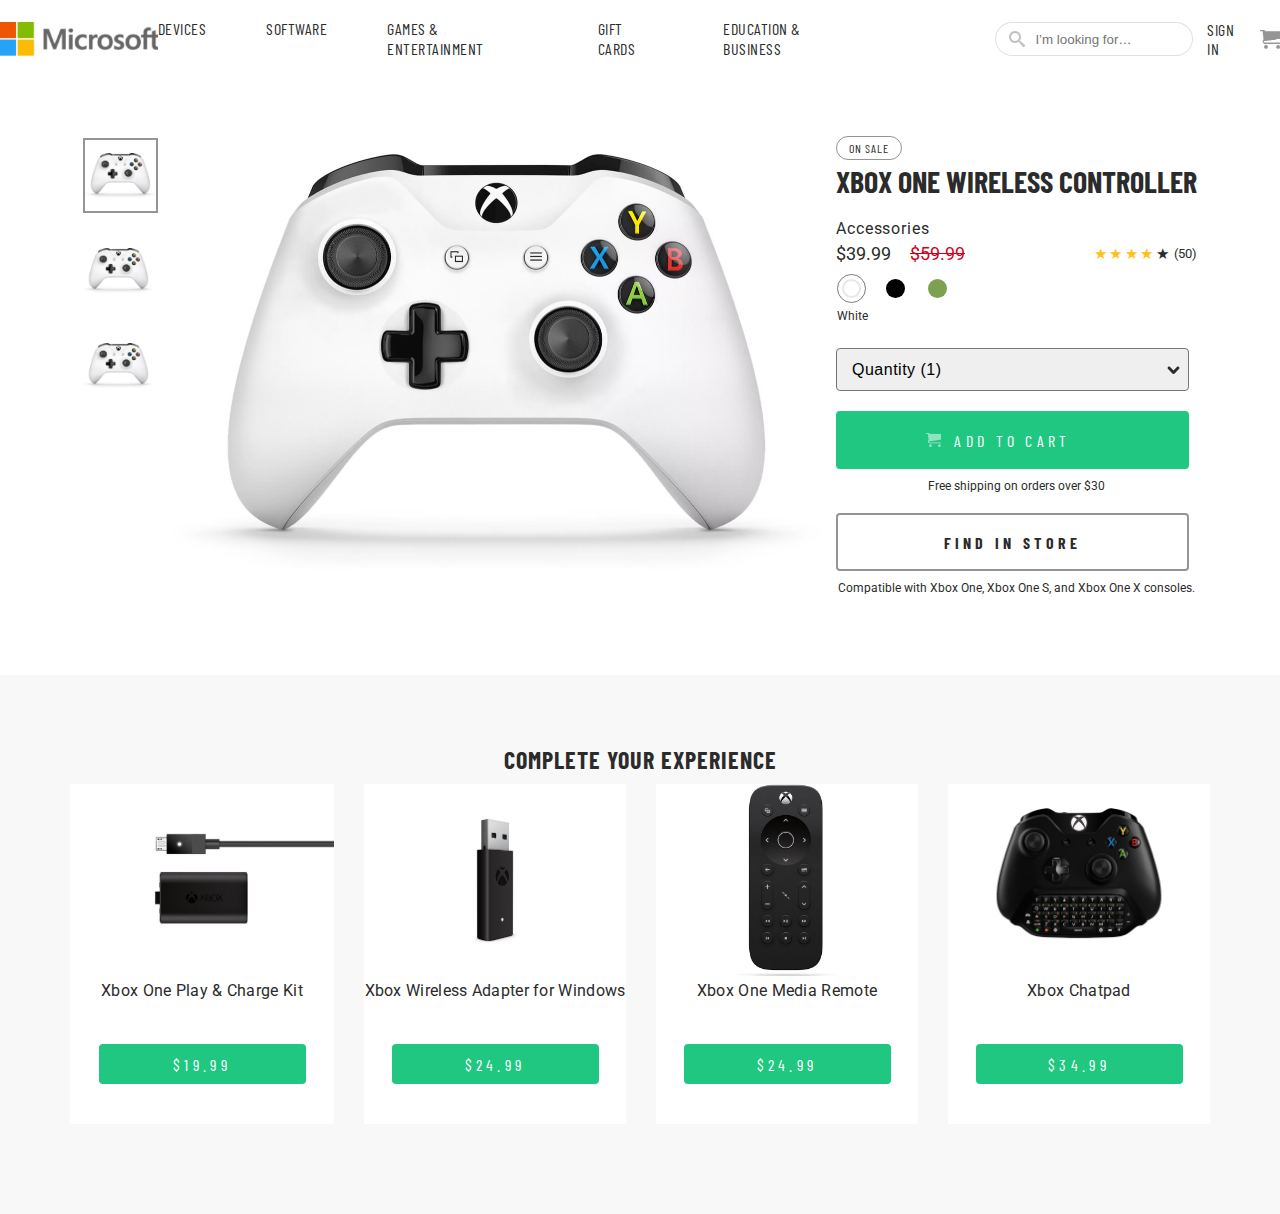
<file: index.html>
<!DOCTYPE html>
<html lang="en">

<head>
  <meta charset="UTF-8">
  <meta name="viewport" content="width=device-width, initial-scale=1.0">
  <meta http-equiv="X-UA-Compatible" content="ie=edge">
  <title>Document</title>
  <link href="https://fonts.googleapis.com/css?family=Barlow+Condensed|Roboto" rel="stylesheet">
  <link rel="stylesheet" href="styles.css">
  <link rel="stylesheet" href="mobile.css">
  <link rel="stylesheet" href="fontello-36a1c459/css/fontello.css">
  <link rel="shortcut icon" type="image/png" href="fav-xbox.png" />
</head>

<body>
  <header class="header">
    <div class="wrapper">
      <input type="checkbox" id="shopCheckbox" class="mobile-input-checkbox">
      <label for="shopCheckbox" class="mobile-button-shop">shop</label>
      <ul class="nav-list mobile-nav-list">
        <li class="nav-list__item">
          <a class="nav-list__link link" href="#">devices</a>
        </li>
        <li class="nav-list__item">
          <a class="nav-list__link link" href="#">software</a>
        </li>
        <li class="nav-list__item">
          <a class="nav-list__link link" href="#">Games & Entertainment</a>
        </li>
        <li class="nav-list__item">
          <a class="nav-list__link link" href="#">gift cards</a>
        </li>
        <li class="nav-list__item">
          <a class="nav-list__link link" href="#">Education & Business</a>
        </li>
      </ul>
      <a class="logo" href="#home">microsoft</a>
      <nav class="nav header__nav">
        <ul class="nav-list">
          <li class="nav-list__item">
            <a class="nav-list__link link" href="#">devices</a>
          </li>
          <li class="nav-list__item">
            <a class="nav-list__link link" href="#">software</a>
          </li>
          <li class="nav-list__item">
            <a class="nav-list__link link" href="#">Games & Entertainment</a>
          </li>
          <li class="nav-list__item">
            <a class="nav-list__link link" href="#">gift cards</a>
          </li>
          <li class="nav-list__item">
            <a class="nav-list__link link" href="#">Education & Business</a>
          </li>
        </ul>
      </nav>
      <div class="header__aside">
        <div class="header__search search">
          <label for="search" class="search__icon"></label>
          <input id="search" class="search__input" placeholder="I’m looking for…" type="text" />
        </div>
        <form action="" class="mobile-search">
          <input type="search" class="mobile-search__input">
          <i class="mobile-search__icon icon-search"></i>
        </form>
        <input type="search" id="searchMobile" class="mobile-input-search">
        <a href="#login" class="link header__aside-link">Sign in</a>
        <a href="#basket" class="basket-button">go to basket</a>
      </div>
    </div>
  </header>
  <main class="content">
    <div class="content-wrapper">
      <section class="product">
        <div class="preview">
          <ul class="preview__list">
            <li class="preview__item preview__item_active">
              <a class="preview__item-link">
                <img class="preview__item-image" src="xbox-one.jpg" alt="small preview xbox one">
              </a>
            </li>
            <li class="preview__item">
              <a class="preview__item-link">
                <img class="preview__item-image" src="xbox-one.jpg" alt="small preview xbox one">
              </a>
            </li>
            <li class="preview__item">
              <a class="preview__item-link">
                <img class="preview__item-image" src="xbox-one.jpg" alt="small preview xbox one">
              </a>
            </li>
          </ul>
          <div class="preview__product-wrapper">
            <img class="preview__product" src="xbox-one.jpg" alt="photo xbox one">
          </div>
        </div>
        <div class="product__info">
          <header class="product__info-header">
            <span class="label">on sale</span>
            <h1 class="title product__title">Xbox One Wireless Controller</h1>
            <p class="product__subheading">Accessories</p>
            <div class="product__metadata">
              <div class="price">
                <span class="price__value">$39.99</span>
                <s class="price__value price__value_previous">$59.99</s>
              </div>
              <div class="rating">
                <ul class="rating__list">
                  <li class="rating__item rating__item_selected">★</li>
                  <li class="rating__item rating__item_selected">★</li>
                  <li class="rating__item rating__item_selected">★</li>
                  <li class="rating__item rating__item_selected">★</li>
                  <li class="rating__item">★</li>
                </ul>
                <span class="rating__amount">(50)</span>
              </div>
            </div>
            <form class="product__form" id="form">
              <div class="radio-button-container">
                <input class="radio radio-button_color_white" id="radioColorWhite" type="radio" name="color"
                  value="white" checked>
                <label class="radio-label radio-label_color_white" for="radioColorWhite"><span
                    class="color-desc">White</span></label>
                <input class="radio radio-button_color_black" id="radioColorBlack" type="radio" name="color"
                  value="black">
                <label class="radio-label radio-label_color_black" for="radioColorBlack"><span
                    class="color-desc">Black</span></label>
                <input class="radio radio-button_color_green" id="radioColorGreen" type="radio" name="color"
                  value="green">
                <label class="radio-label radio-label_color_green" for="radioColorGreen"><span
                    class="color-desc">Green</span></label>
              </div>
              <div class="select-container">
                <select class="quantity-select" name="quantity" id="quantity" form="form">
                  <option value="1">Quantity (1)</option>
                  <option value="2">Quantity (2)</option>
                  <option value="3">Quantity (3)</option>
                  <option value="4">Quantity (4)</option>
                  <option value="5">Quantity (5)</option>
                </select>
              </div>
              <button class="button button_primary button_big product__form-button">
                <span class="product__form-button-text">add to cart</span>
              </button>
              <p class="button-desc desc">Free shipping on orders over $30</p>
              <button class="button button_secondary button_big product__form-button">
                Find In Store
              </button>
              <p class="button-desc desc">Compatible with Xbox One, Xbox One S, and Xbox One X consoles.</p>
            </form>
          </header>
        </div>
      </section>
    </div>
    <div class="bg-wrapper">
      <section class="other-products">
        <h3 class="other-products-tilte">Complete Your Experience</h3>
        <div class="products">
          <ul class="products-list">
            <li class="products-list__item">
              <div class="accessories-xbox">
                <figure class="accessories-xbox__image">
                  <img class="image" src="xbox-one-x-accessories-charge-kit.jpg" alt="charge kit">
                  <figcaption class="image-caption">Xbox One Play & Charge Kit</figcaption>
                </figure>
                <button class="accessories-xbox__button button-small">
                  $19.99
                </button>
              </div>
            </li>
            <li class="products-list__item">
              <div class="accessories-xbox">
                <figure class="accessories-xbox__image">
                  <img class="image" src="xbox-usb.jpg" alt="charge kit">
                  <figcaption class="image-caption">Xbox Wireless Adapter for Windows</figcaption>
                </figure>
                <button class="accessories-xbox__button button-small">
                  $24.99
                </button>
              </div>
            </li>
            <li class="products-list__item">
              <div class="accessories-xbox">
                <figure class="accessories-xbox__image">
                  <img class="image" src="xbox-one-remote.jpg" alt="charge kit">
                  <figcaption class="image-caption">Xbox One Media Remote</figcaption>
                </figure>
                <button class="accessories-xbox__button button-small">
                  $24.99
                </button>
              </div>
            </li>
            <li class="products-list__item">
              <div class="accessories-xbox">
                <figure class="accessories-xbox__image">
                  <img class="image" src="xbox-keyboard.jpg" alt="charge kit">
                  <figcaption class="image-caption">Xbox Chatpad</figcaption>
                </figure>
                <button class="accessories-xbox__button button-small">
                  $34.99
                </button>
              </div>
            </li>
          </ul>
        </div>
      </section>
    </div>
  </main>
</body>

</html>
</file>
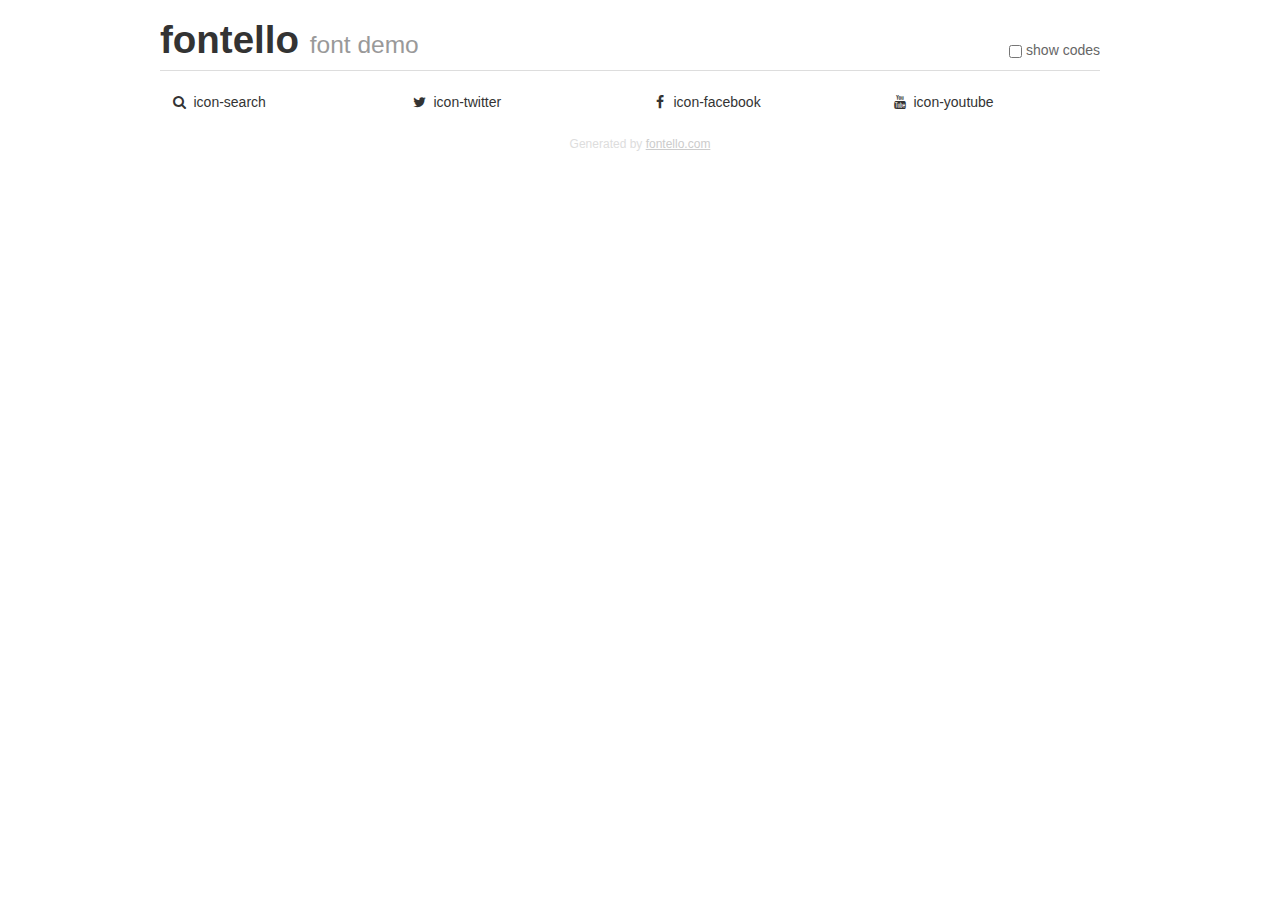
<file: fontello-36a1c459/demo.html>
<!DOCTYPE html>
<html>
  <head><!--[if lt IE 9]><script language="javascript" type="text/javascript" src="//html5shim.googlecode.com/svn/trunk/html5.js"></script><![endif]-->
    <meta charset="UTF-8"><style>/*
 * Bootstrap v2.2.1
 *
 * Copyright 2012 Twitter, Inc
 * Licensed under the Apache License v2.0
 * http://www.apache.org/licenses/LICENSE-2.0
 *
 * Designed and built with all the love in the world @twitter by @mdo and @fat.
 */
.clearfix {
  *zoom: 1;
}
.clearfix:before,
.clearfix:after {
  display: table;
  content: "";
  line-height: 0;
}
.clearfix:after {
  clear: both;
}
html {
  font-size: 100%;
  -webkit-text-size-adjust: 100%;
  -ms-text-size-adjust: 100%;
}
a:focus {
  outline: thin dotted #333;
  outline: 5px auto -webkit-focus-ring-color;
  outline-offset: -2px;
}
a:hover,
a:active {
  outline: 0;
}
button,
input,
select,
textarea {
  margin: 0;
  font-size: 100%;
  vertical-align: middle;
}
button,
input {
  *overflow: visible;
  line-height: normal;
}
button::-moz-focus-inner,
input::-moz-focus-inner {
  padding: 0;
  border: 0;
}
body {
  margin: 0;
  font-family: "Helvetica Neue", Helvetica, Arial, sans-serif;
  font-size: 14px;
  line-height: 20px;
  color: #333;
  background-color: #fff;
}
a {
  color: #08c;
  text-decoration: none;
}
a:hover {
  color: #005580;
  text-decoration: underline;
}
.row {
  margin-left: -20px;
  *zoom: 1;
}
.row:before,
.row:after {
  display: table;
  content: "";
  line-height: 0;
}
.row:after {
  clear: both;
}
[class*="span"] {
  float: left;
  min-height: 1px;
  margin-left: 20px;
}
.container,
.navbar-static-top .container,
.navbar-fixed-top .container,
.navbar-fixed-bottom .container {
  width: 940px;
}
.span12 {
  width: 940px;
}
.span11 {
  width: 860px;
}
.span10 {
  width: 780px;
}
.span9 {
  width: 700px;
}
.span8 {
  width: 620px;
}
.span7 {
  width: 540px;
}
.span6 {
  width: 460px;
}
.span5 {
  width: 380px;
}
.span4 {
  width: 300px;
}
.span3 {
  width: 220px;
}
.span2 {
  width: 140px;
}
.span1 {
  width: 60px;
}
[class*="span"].pull-right,
.row-fluid [class*="span"].pull-right {
  float: right;
}
.container {
  margin-right: auto;
  margin-left: auto;
  *zoom: 1;
}
.container:before,
.container:after {
  display: table;
  content: "";
  line-height: 0;
}
.container:after {
  clear: both;
}
p {
  margin: 0 0 10px;
}
.lead {
  margin-bottom: 20px;
  font-size: 21px;
  font-weight: 200;
  line-height: 30px;
}
small {
  font-size: 85%;
}
h1 {
  margin: 10px 0;
  font-family: inherit;
  font-weight: bold;
  line-height: 20px;
  color: inherit;
  text-rendering: optimizelegibility;
}
h1 small {
  font-weight: normal;
  line-height: 1;
  color: #999;
}
h1 {
  line-height: 40px;
}
h1 {
  font-size: 38.5px;
}
h1 small {
  font-size: 24.5px;
}
body {
  margin-top: 90px;
}
.header {
  position: fixed;
  top: 0;
  left: 50%;
  margin-left: -480px;
  background-color: #fff;
  border-bottom: 1px solid #ddd;
  padding-top: 10px;
  z-index: 10;
}
.footer {
  color: #ddd;
  font-size: 12px;
  text-align: center;
  margin-top: 20px;
}
.footer a {
  color: #ccc;
  text-decoration: underline;
}
.the-icons {
  font-size: 14px;
  line-height: 24px;
}
.switch {
  position: absolute;
  right: 0;
  bottom: 10px;
  color: #666;
}
.switch input {
  margin-right: 0.3em;
}
.codesOn .i-name {
  display: none;
}
.codesOn .i-code {
  display: inline;
}
.i-code {
  display: none;
}
@font-face {
      font-family: 'fontello';
      src: url('./font/fontello.eot?22964823');
      src: url('./font/fontello.eot?22964823#iefix') format('embedded-opentype'),
           url('./font/fontello.woff?22964823') format('woff'),
           url('./font/fontello.ttf?22964823') format('truetype'),
           url('./font/fontello.svg?22964823#fontello') format('svg');
      font-weight: normal;
      font-style: normal;
    }
     
     
    .demo-icon
    {
      font-family: "fontello";
      font-style: normal;
      font-weight: normal;
      speak: none;
     
      display: inline-block;
      text-decoration: inherit;
      width: 1em;
      margin-right: .2em;
      text-align: center;
      /* opacity: .8; */
     
      /* For safety - reset parent styles, that can break glyph codes*/
      font-variant: normal;
      text-transform: none;
     
      /* fix buttons height, for twitter bootstrap */
      line-height: 1em;
     
      /* Animation center compensation - margins should be symmetric */
      /* remove if not needed */
      margin-left: .2em;
     
      /* You can be more comfortable with increased icons size */
      /* font-size: 120%; */
     
      /* Font smoothing. That was taken from TWBS */
      -webkit-font-smoothing: antialiased;
      -moz-osx-font-smoothing: grayscale;
     
      /* Uncomment for 3D effect */
      /* text-shadow: 1px 1px 1px rgba(127, 127, 127, 0.3); */
    }
     </style>
    <link rel="stylesheet" href="css/animation.css"><!--[if IE 7]><link rel="stylesheet" href="css/" + font.fontname + "-ie7.css"><![endif]-->
    <script>
      function toggleCodes(on) {
        var obj = document.getElementById('icons');
      
        if (on) {
          obj.className += ' codesOn';
        } else {
          obj.className = obj.className.replace(' codesOn', '');
        }
      }
      
    </script>
  </head>
  <body>
    <div class="container header">
      <h1>fontello <small>font demo</small></h1>
      <label class="switch">
        <input type="checkbox" onclick="toggleCodes(this.checked)">show codes
      </label>
    </div>
    <div class="container" id="icons">
      <div class="row">
        <div class="the-icons span3" title="Code: 0xe800"><i class="demo-icon icon-search">&#xe800;</i> <span class="i-name">icon-search</span><span class="i-code">0xe800</span></div>
        <div class="the-icons span3" title="Code: 0xf099"><i class="demo-icon icon-twitter">&#xf099;</i> <span class="i-name">icon-twitter</span><span class="i-code">0xf099</span></div>
        <div class="the-icons span3" title="Code: 0xf09a"><i class="demo-icon icon-facebook">&#xf09a;</i> <span class="i-name">icon-facebook</span><span class="i-code">0xf09a</span></div>
        <div class="the-icons span3" title="Code: 0xf167"><i class="demo-icon icon-youtube">&#xf167;</i> <span class="i-name">icon-youtube</span><span class="i-code">0xf167</span></div>
      </div>
    </div>
    <div class="container footer">Generated by <a href="http://fontello.com">fontello.com</a></div>
  </body>
</html>
</file>
<file: styles.css>
* {
  margin: 0;
  padding: 0;
  box-sizing: border-box;
}

body {
  font-family: 'Roboto', sans-serif;
  color: #2b2b2b;
}

ul {
  list-style: none;
}

.wrapper {
  max-width: 1366px;
  flex: 1;
  margin: 0 auto;
  display: inherit;
  align-items: inherit;
  justify-content: inherit;
}

.content-wrapper {
  display: flex;
  justify-content: center;
  margin: 0 auto;
  margin-bottom: 80px;
  max-width: 1140px;
}

.header {
  display: flex;
  align-items: center;
  padding: 19px 0;
}

.header__nav {
  margin-left: auto;
}

.mobile-button-shop {
  display: none;
}

.logo {
  display: inline-block;
  width: 158px;
  height: 34px;
  background: url('logo.png') no-repeat 0 0;
  background-size: cover;
  text-indent: -9999px;
}

.mobile-input-search {
  display: none;
}

.nav-list {
  display: flex;
  list-style-type: none;
}

.nav-list__item {
  margin-left: 60px; 
}

.nav-list__item:first-child {
  margin-left: 0;
}

.link {
  font-family: 'Barlow Condensed', sans-serif;
  letter-spacing: 0.5px;
  text-decoration: none;
  color: #2b2b2b;
  text-transform: uppercase;
}

.mobile-nav-list {
  position: absolute;
  top: 0%;
  margin-top: 70px;
  width: 90%;
  left: -100%;
  display: flex;
  flex-direction: column;
  background-color: #20c781;
  z-index: 1;
  transition: 0.5s;
}

.mobile-input-checkbox {
  display: none;
}

.mobile-button-shop:hover {
  cursor: pointer;
}

.mobile-nav-list .nav-list__item {
  margin: 2.5% 5%;
  font-size: 2em;
}

.mobile-nav-list .nav-list__link {
  color: #fff;
}

.header__aside {
  display: flex;
  align-items: center;
  margin-left: 134px;
}

.search {
  position: relative;
  display: flex;
  align-items: center;
}

.search__icon {
  position: absolute;
  left: 14px;
  display: inline-block;
  width: 16px;
  height: 16px;
  background: url('search.png') 0 0 no-repeat;
  background-size: cover;
}

.search__input {
  width: 198px;
  height: 34px;
  border-radius: 17px;
  padding-left: 39px;
  border: solid 1px rgba(151, 151, 151, 0.29);
}

.header__search {
  margin-right: 14px;
}

.mobile-search {
  display: none;
  position: relative;
}

.header__aside-link {
  margin-right: 11px;
}

.basket-button {
  display: inline-block;
  width: 20px;
  height: 19px;
  background: url("basket.png") 0 0 no-repeat;
  background-size: cover;
  text-indent: -9999px;
}

.content {

}

.product {
  display: flex;
  justify-content: space-between;
  margin-top: 60px;
}

.preview {
  display: flex;
}

.preview__list {
  display: flex;
  flex-direction: column;
  list-style: none;
}

.preview__item {
  display: flex;
  width: 75px;
  height: 75px;
}

.preview__item {
  margin-bottom: 20px;
}

.preview__item:last-child {
  margin-bottom: 0;
}

.preview__item_active {
  border: solid 2px rgba(43, 43, 43, 0.5);
}

.preview__item-link {
  display: flex;
  align-items: center;
}

.preview__item-image {
  width: 71px;
  max-height: 71px;
}

.preview__product-wrapper {
  padding: 15px;
}

.preview__product {
  width: 648px;
  max-height: 419px;
}

.product__info {

}

.product__info-header {

}

.label {
  font-family: 'Barlow Condensed', sans-serif;
  font-size: 12px;
  border-radius: 12px;
  padding: 4px 12px;
  text-transform: uppercase;
  letter-spacing: 1px;
  border: 1px solid rgba(43, 43, 43, 0.5); 
}

.title {
  font-family: 'Barlow Condensed', sans-serif;
  font-size: 30px;
  text-transform: uppercase;
}

.product__title {
  margin-top: 6px;
}

.product__subheading {
  font-size: 16px;
  letter-spacing: 0.9px;
  margin-top: 20px;
}

.product__metadata {
  display: flex;
  justify-content: space-between;
  margin-top: 5px;
}

.price {
  font-size: 18px;
}

.price__value {
  margin-left: 15px;
}

.price__value:first-child {
  margin-left: 0;
}

.price__value_previous {
  color: #d0021b;
}

.rating {
  display: flex;
  align-items: center;
}

.rating__list {
  display: flex;
  list-style: none;
  font-size: 15px;
}

.rating__item {
  margin-left: 2.5px;
}

.rating__item:first-child {
  margin-left: 0;
}

.rating__item_selected {
  color: #ffbf1c;
}

.product__form {
  position: relative;
}

.rating__amount {
  font-size: 13px;
  margin-left: 5.5px;
}

.radio-button-container {
  position: relative;
  display: flex;
  margin-top: 25px;
}

.radio {
  position: relative;
  left: -9999px;
}

.radio + .radio-label::before {
  content: '';
  position: absolute;
  display: inline-block;
  top: -35px;
  left: 0px;
  width: 27px;
  height: 27px;
  box-shadow: inset 0px 0px 0px 4px #fff;
  border-radius: 50%;
  
}

.radio-label_color_white::after {
  content: '';
  position: absolute;
  display: inline-block;
  top: -30px;
  left: 5px;
  width: 15px;
  height: 15px;
  border-radius: 50%;
  border: solid 2px #e7e7e7;
  background-color: #ffffff;
}

.radio-label_color_black::after {
  content: '';
  position: absolute;
  display: inline-block;
  top: -30px;
  left: 5px;
  width: 19px;
  height: 19px;
  border-radius: 50%;
  background-color: #000;
}

.radio-label_color_green::after {
  content: '';
  position: absolute;
  display: inline-block;
  top: -30px;
  left: 5px;
  width: 19px;
  height: 19px;
  border-radius: 50%;
  background-color: #7ca251;
}

.radio-label {
  position: relative;
  top: 20px;
  left: -12px;
  cursor: pointer;
  font-size: 12px;
}

.radio:checked + .radio-label::before {
  border: 1px solid rgba(43,43,43,0.62);
}

.radio:not(:checked) + .radio-label .color-desc {
  visibility: hidden;
}

.quantity-select {
  position: relative;
  margin-top: 45px;
  width: 353px;
  padding: 12px 15px;
  font-size: 16px;
  letter-spacing: 0.5px;
  border-radius: 4px;
  appearance: none;
  -moz-appearance: none;
  -webkit-appearance: none;
}

.select-container::after {
  content: '';
  display: inline-block;
  position: absolute;
  top: 73px;
  right: 15px;
  width: 16px;
  height: 15px;
  background-image: url(./select-arrow.svg);
  background-size: cover;
  transform: rotate(90deg);
}

.button {
  font-family: 'Barlow Condensed', sans-serif;
  font-size: 16px;
  border-radius: 4px;
  text-transform: uppercase;
  border: 0;
  letter-spacing: 4.3px;
  cursor: pointer;
}

.button_primary {
  background-color: #20c781;
  color: white;
}

.button_secondary {
  background-color: #fff;
  border-radius: 4px;
  border: 2px solid rgba(43,43,43,0.5);
  color: #2b2b2b;
  font-weight: bold;
}

.button_big {
  width: 353px;
  height: 58px;
}

.product__form-button {
  margin-top: 20px;
}

.product__form-button-text {
  position: relative;
  display: inline-flex;
  align-items: center;
}

.product__form-button-text:before {
  content: '';
  position: absolute;
  width: 15px;
  height: 14px;
  background: url('basket-white.png') no-repeat 0 0;
  background-size: cover;
  left: 0;
  transform: translateX(calc(-100% - 13px));
  margin-right: 13px;
}

.desc {
  margin-top: 10px;
  text-align: center;
  font-size: 12px;
}

.bg-wrapper {
  background-color: #f8f8f8;
}

.other-products {
  max-width: 1140px;
  margin: 0 auto;
  padding: 70px 0 90px;
}

.other-products-tilte {
  text-align: center;
  font-family: 'Barlow Condensed';
  font-size: 24px;
  letter-spacing: 1px;
  text-transform: uppercase;
  margin-bottom: 10px;
}

.products-list {
  display: flex;
  
}

.accessories-xbox {
  display: flex;
  flex-direction: column;
  justify-content: space-between;
  align-items: center;
  flex-wrap: wrap;
  min-width: 262px;
  min-height: 340px;
  background-color: #fff;
}

.products-list__item {
  margin-right: 30px;
}

.products-list__item:last-child {
  margin-right: 0;
}

.image {
  max-width: 100%;
  height: 192px;
  object-fit: contain;
}

.image-caption {
  text-align: center;
  letter-spacing: 0.3px;
  line-height: 1.38;
}

.button-small {
  width: 207px;
  height: 40px;
  border-radius: 4px;
  background-color: #20c781;
  border: 0;
  color: #fff;
  font-family: 'Barlow Condensed';
  font-size: 16px;
  letter-spacing: 4.3px;
  cursor: pointer;
  margin-bottom: 40px;
}
</file>
<file: mobile.css>
@media (max-width: 800px) {
  .header__aside {
    margin: 0;
  }

  .wrapper {
    max-width: 90%;
    justify-content: space-between;
  }

   .mobile-input-checkbox:checked + .mobile-button-shop  {
    visibility: hidden;
  }

  .mobile-input-checkbox:checked + .mobile-button-shop::before  {
    visibility: visible;
    content: "Close";
    color: #20c781;
    border-top: 2px solid #20c781;
    border-bottom: 2px solid #20c781;
  }

  .mobile-input-checkbox:checked ~ .mobile-nav-list {
    left: 5%;
  }

  .mobile-nav-list .nav-list__item {

  }

  .mobile-button-shop {
    display: inline-block;
    font-size: 1em;
    text-decoration: none;
    color: rgba(43, 43, 43, .5);
    font-weight: 900;
    text-transform: uppercase;
    border-top: 2px solid rgba(43, 43, 43, .5);
    border-bottom: 2px solid rgba(43, 43, 43, .5);
  }

  .logo {
    position: absolute;
    right: 50%;
    transform: translateX(50%);
    max-width: 122px;
    max-height: 26px;
  }

  .mobile-search {
    display: block;
    position: absolute;
    right: 9%;
    top: 19px;
    font-size: 1.2em;
    margin-right: 16px;
    margin-bottom: 3px;
    border: 2px solid transparent;
    border-radius: 25px;
    transition: all 0.5s;
    padding: 10px;
    width: 20px;
    height: 20px;
  }

  .mobile-search__input {
    display: none;
    outline: none;
    position: absolute;
    top: 0;
    left: 0;
    width: 100%;
    border: 0;
    border-radius: 20px;
    padding: 2px 25px;
  }

  .mobile-search__icon {
    position: absolute;
    top: -3px;
    right: 0;
    color: rgba(43, 43, 43, .5);
  }

  .mobile-search:hover .mobile-search__input {
    display: block;
  }

  .mobile-search:hover .mobile-search__icon {
    color: #20c781;
  }

.mobile-search:hover  {
  width: 200px;
  cursor: pointer;
  border: 2px solid rgba(43, 43, 43, .5);
  }

  .mobile-button-search:focus + .mobile-input-search {
    display: block;
  }

  .content-wrapper, 
  .product,
  .preview {
    flex-direction: column;
    align-items: center;
  }

  .content-wrapper {
    max-width: 90%;
  }

  .product {
    max-width: 100%;
  }

  .preview__product-wrapper {
    order: 1;
  }

  .preview__product {
    max-width: 100%;
  }

  .preview__list {
    order: 2;
    flex-direction: row;
    justify-content: center;
  }

  .product__info {
    display: flex;
    flex-direction: column;
    max-width: 100%;
    margin-top: 50px;
  }

  .product__info-header {
    display: flex;
    flex-direction: column;
    max-width: 100%;
  }

  .product__form {
    display: flex;
    flex-direction: column;
  }

  .label {
    align-self: flex-start;
  }

  .button_big {
    max-width: 100%;
  }

  .quantity-select {
    max-width: 100%;
  }

  .nav, 
  .header__aside-link,
  .header__search,
  .bg-wrapper {
    display: none;
  }

  .select-container::after {
    top: 98px;
    right: 15px;
  }
  
}
</file>
<file: fontello-36a1c459/css/fontello.css>
@font-face {
  font-family: 'fontello';
  src: url('../font/fontello.eot?13760337');
  src: url('../font/fontello.eot?13760337#iefix') format('embedded-opentype'),
       url('../font/fontello.woff2?13760337') format('woff2'),
       url('../font/fontello.woff?13760337') format('woff'),
       url('../font/fontello.ttf?13760337') format('truetype'),
       url('../font/fontello.svg?13760337#fontello') format('svg');
  font-weight: normal;
  font-style: normal;
}
/* Chrome hack: SVG is rendered more smooth in Windozze. 100% magic, uncomment if you need it. */
/* Note, that will break hinting! In other OS-es font will be not as sharp as it could be */
/*
@media screen and (-webkit-min-device-pixel-ratio:0) {
  @font-face {
    font-family: 'fontello';
    src: url('../font/fontello.svg?13760337#fontello') format('svg');
  }
}
*/
 
 [class^="icon-"]:before, [class*=" icon-"]:before {
  font-family: "fontello";
  font-style: normal;
  font-weight: normal;
  speak: none;
 
  display: inline-block;
  text-decoration: inherit;
  width: 1em;
  margin-right: .2em;
  text-align: center;
  /* opacity: .8; */
 
  /* For safety - reset parent styles, that can break glyph codes*/
  font-variant: normal;
  text-transform: none;
 
  /* fix buttons height, for twitter bootstrap */
  line-height: 1em;
 
  /* Animation center compensation - margins should be symmetric */
  /* remove if not needed */
  margin-left: .2em;
 
  /* you can be more comfortable with increased icons size */
  /* font-size: 120%; */
 
  /* Font smoothing. That was taken from TWBS */
  -webkit-font-smoothing: antialiased;
  -moz-osx-font-smoothing: grayscale;
 
  /* Uncomment for 3D effect */
  /* text-shadow: 1px 1px 1px rgba(127, 127, 127, 0.3); */
}
 
.icon-search:before { content: '\e800'; } /* '' */
.icon-twitter:before { content: '\f099'; } /* '' */
.icon-facebook:before { content: '\f09a'; } /* '' */
.icon-youtube:before { content: '\f167'; } /* '' */
</file>
<file: fontello-36a1c459/css/animation.css>
/*
   Animation example, for spinners
*/
.animate-spin {
  -moz-animation: spin 2s infinite linear;
  -o-animation: spin 2s infinite linear;
  -webkit-animation: spin 2s infinite linear;
  animation: spin 2s infinite linear;
  display: inline-block;
}
@-moz-keyframes spin {
  0% {
    -moz-transform: rotate(0deg);
    -o-transform: rotate(0deg);
    -webkit-transform: rotate(0deg);
    transform: rotate(0deg);
  }

  100% {
    -moz-transform: rotate(359deg);
    -o-transform: rotate(359deg);
    -webkit-transform: rotate(359deg);
    transform: rotate(359deg);
  }
}
@-webkit-keyframes spin {
  0% {
    -moz-transform: rotate(0deg);
    -o-transform: rotate(0deg);
    -webkit-transform: rotate(0deg);
    transform: rotate(0deg);
  }

  100% {
    -moz-transform: rotate(359deg);
    -o-transform: rotate(359deg);
    -webkit-transform: rotate(359deg);
    transform: rotate(359deg);
  }
}
@-o-keyframes spin {
  0% {
    -moz-transform: rotate(0deg);
    -o-transform: rotate(0deg);
    -webkit-transform: rotate(0deg);
    transform: rotate(0deg);
  }

  100% {
    -moz-transform: rotate(359deg);
    -o-transform: rotate(359deg);
    -webkit-transform: rotate(359deg);
    transform: rotate(359deg);
  }
}
@-ms-keyframes spin {
  0% {
    -moz-transform: rotate(0deg);
    -o-transform: rotate(0deg);
    -webkit-transform: rotate(0deg);
    transform: rotate(0deg);
  }

  100% {
    -moz-transform: rotate(359deg);
    -o-transform: rotate(359deg);
    -webkit-transform: rotate(359deg);
    transform: rotate(359deg);
  }
}
@keyframes spin {
  0% {
    -moz-transform: rotate(0deg);
    -o-transform: rotate(0deg);
    -webkit-transform: rotate(0deg);
    transform: rotate(0deg);
  }

  100% {
    -moz-transform: rotate(359deg);
    -o-transform: rotate(359deg);
    -webkit-transform: rotate(359deg);
    transform: rotate(359deg);
  }
}
</file>
